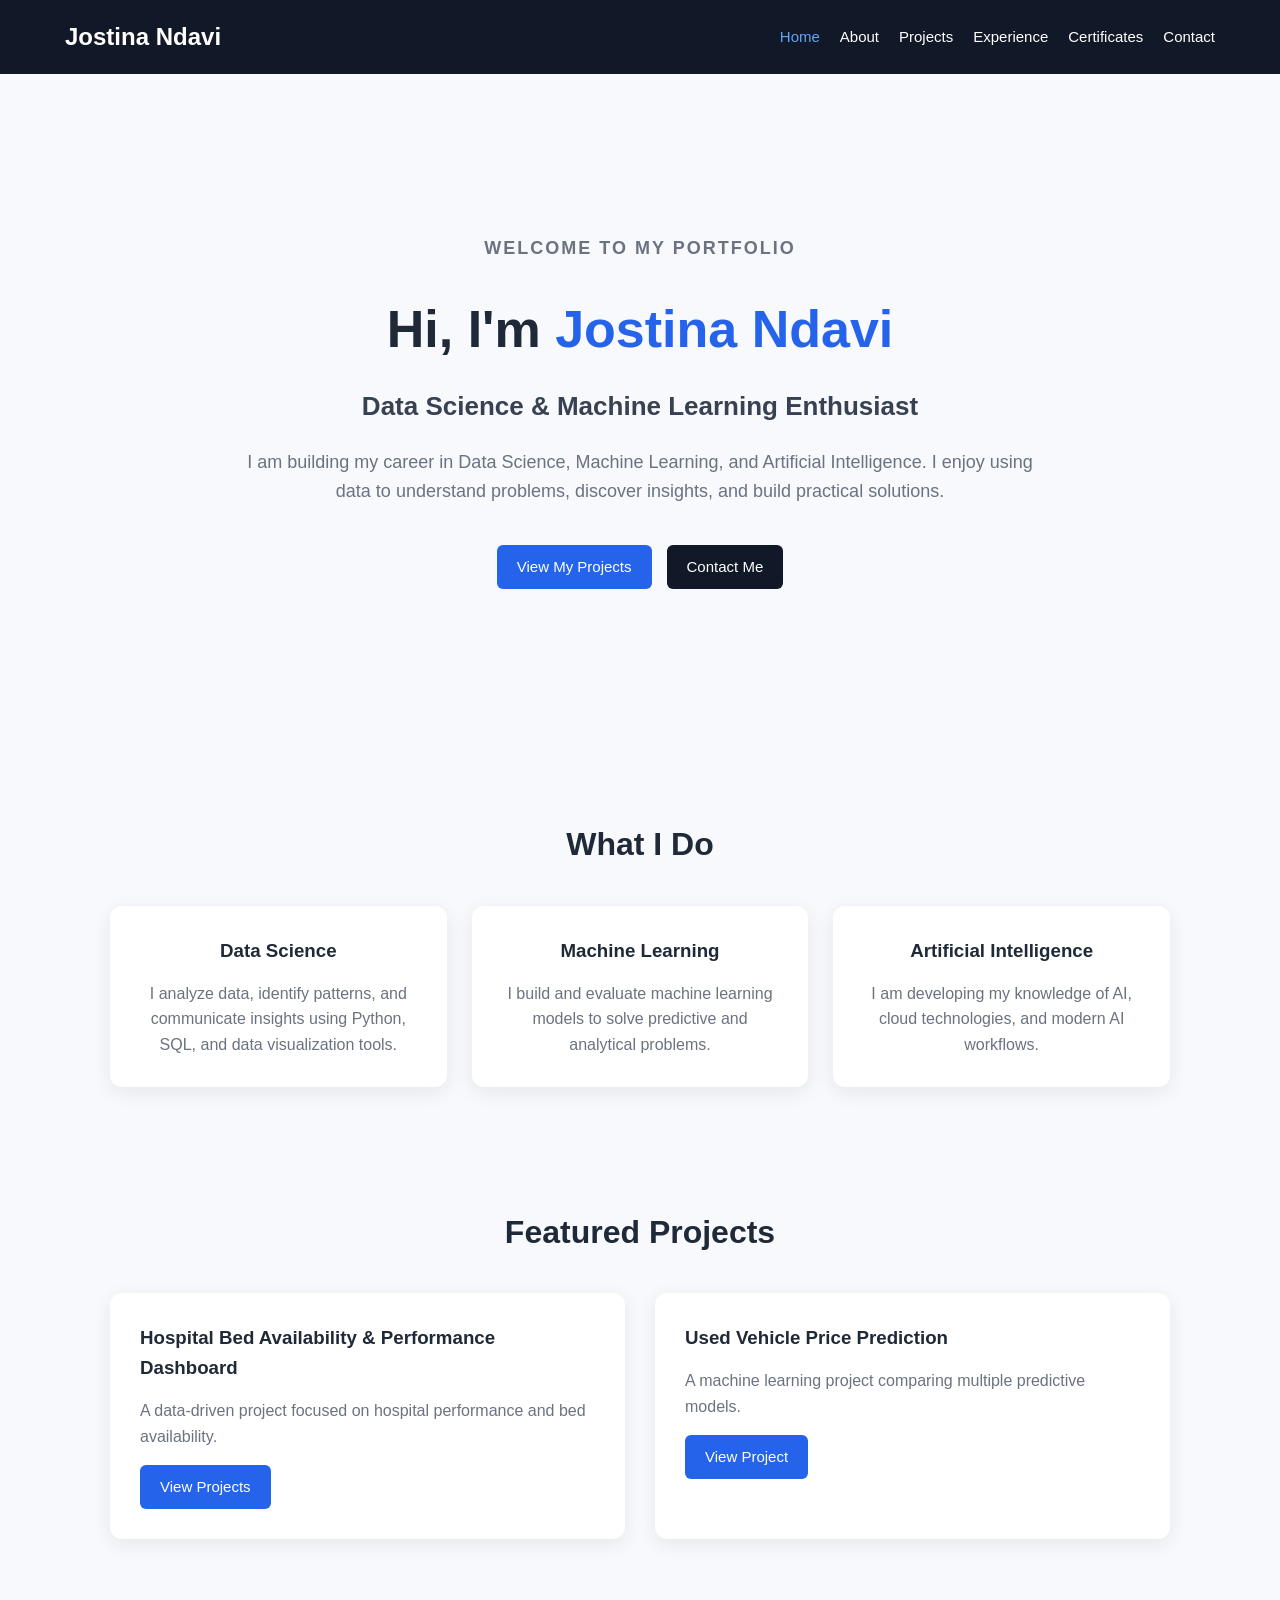
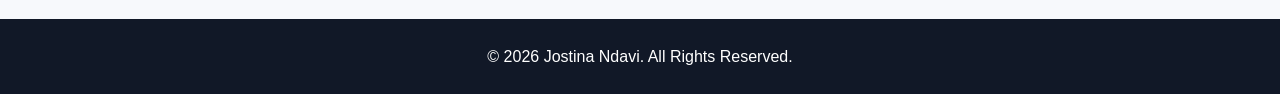
<file: index.html>
<!DOCTYPE html>
<html lang="en">

<head>
    <meta charset="UTF-8">
    <meta name="viewport" content="width=device-width, initial-scale=1.0">

    <title>Jostina Ndavi | Data Science & AI</title>

    <!-- Connect CSS -->
    <link rel="stylesheet" href="style.css">
</head>

<body>

    <!-- Navigation -->
    <header>
        <nav class="navbar">

            <h2 class="logo">Jostina Ndavi</h2>

            <ul class="nav-links">
                <li><a href="index.html" class="active">Home</a></li>
                <li><a href="about.html">About</a></li>
                <li><a href="projects.html">Projects</a></li>
                <li><a href="experience.html">Experience</a></li>
                <li><a href="certificates.html">Certificates</a></li>
                <li><a href="contact.html">Contact</a></li>
            </ul>

        </nav>
    </header>


    <!-- Hero Section -->
    <main>

        <section class="hero">

            <div class="hero-content">

                <p class="welcome">WELCOME TO MY PORTFOLIO</p>

                <h1>
                    Hi, I'm <span>Jostina Ndavi</span>
                </h1>

                <h2>
                    Data Science & Machine Learning Enthusiast
                </h2>

                <p>
                    I am building my career in Data Science,
                    Machine Learning, and Artificial Intelligence.
                    I enjoy using data to understand problems,
                    discover insights, and build practical solutions.
                </p>

                <div class="hero-buttons">

                    <a href="projects.html" class="btn">
                        View My Projects
                    </a>

                    <a href="contact.html" class="btn secondary-btn">
                        Contact Me
                    </a>

                </div>

            </div>

        </section>


        <!-- Quick Introduction -->
        <section class="intro">

            <h2>What I Do</h2>

            <div class="intro-cards">

                <div class="intro-card">
                    <h3>Data Science</h3>

                    <p>
                        I analyze data, identify patterns, and
                        communicate insights using Python, SQL,
                        and data visualization tools.
                    </p>
                </div>


                <div class="intro-card">
                    <h3>Machine Learning</h3>

                    <p>
                        I build and evaluate machine learning models
                        to solve predictive and analytical problems.
                    </p>
                </div>


                <div class="intro-card">
                    <h3>Artificial Intelligence</h3>

                    <p>
                        I am developing my knowledge of AI,
                        cloud technologies, and modern AI workflows.
                    </p>
                </div>

            </div>

        </section>


        <!-- Featured Projects -->
        <section class="featured-projects">

            <h2>Featured Projects</h2>

            <div class="project-preview">

                <div class="project-preview-card">

                    <h3>
                        Hospital Bed Availability
                        & Performance Dashboard
                    </h3>

                    <p>
                        A data-driven project focused on hospital
                        performance and bed availability.
                    </p>

                    <a href="projects.html" class="btn">
                        View Projects
                    </a>

                </div>


                <div class="project-preview-card">

                    <h3>Used Vehicle Price Prediction</h3>

                    <p>
                        A machine learning project comparing
                        multiple predictive models.
                    </p>

                    <a href="projects.html" class="btn">
                        View Project
                    </a>

                </div>

            </div>

        </section>

    </main>


    <!-- Footer -->
    <footer>

        <p>
            &copy; 2026 Jostina Ndavi.
            All Rights Reserved.
        </p>

    </footer>

</body>

</html>
</file>
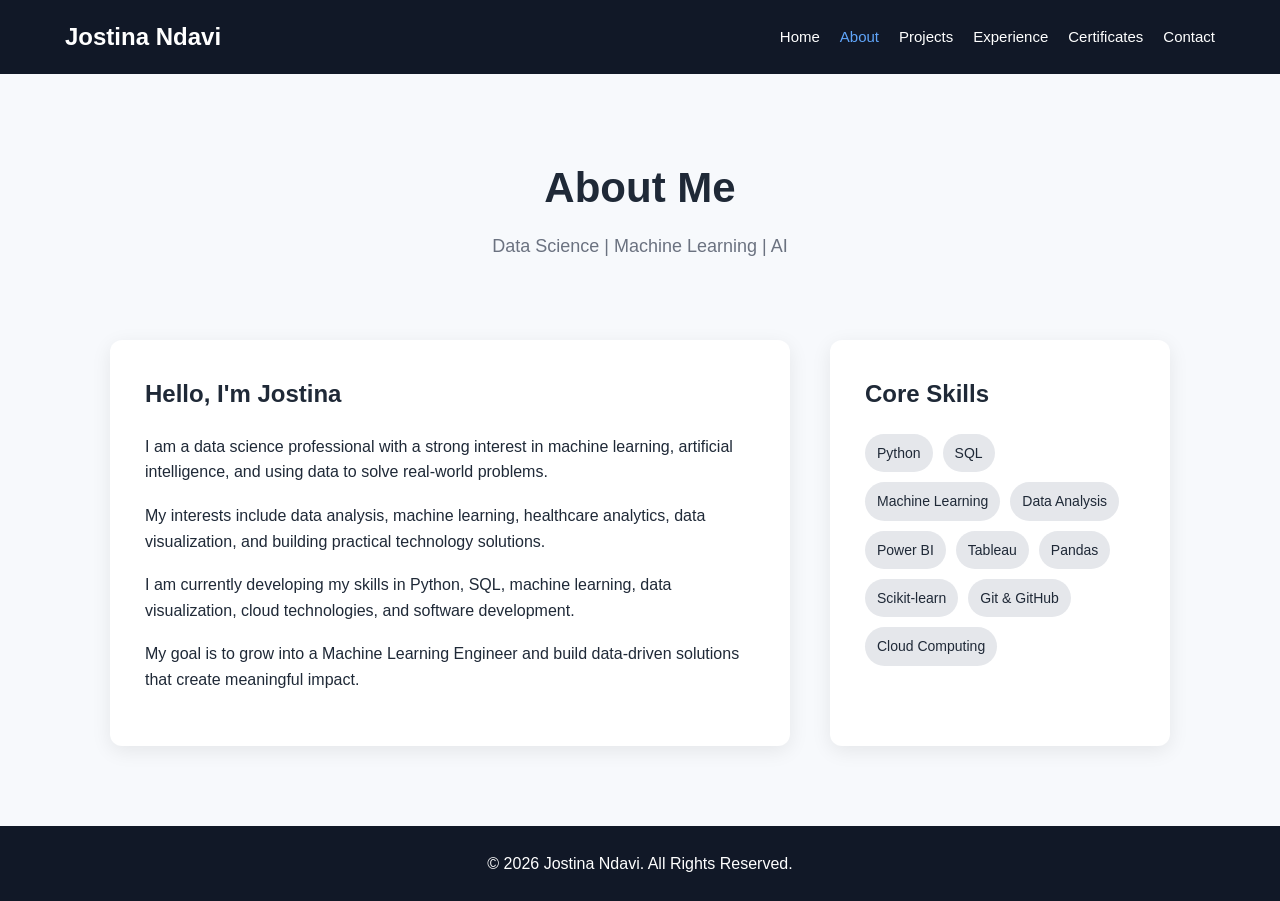
<file: about.html>
<!DOCTYPE html>
<html lang="en">
<head>
    <meta charset="UTF-8">
    <meta name="viewport" content="width=device-width, initial-scale=1.0">
    <title>About Me | Jostina Ndavi</title>
    <link rel="stylesheet" href="style.css">
</head>

<body>

<header>
    <nav class="navbar">
        <h2 class="logo">Jostina Ndavi</h2>

        <ul class="nav-links">
            <li><a href="index.html">Home</a></li>
            <li><a href="about.html" class="active">About</a></li>
            <li><a href="projects.html">Projects</a></li>
            <li><a href="experience.html">Experience</a></li>
            <li><a href="certificates.html">Certificates</a></li>
            <li><a href="contact.html">Contact</a></li>
        </ul>
    </nav>
</header>

<main>

    <section class="page-header">
        <h1>About Me</h1>
        <p>Data Science | Machine Learning | AI</p>
    </section>

    <section class="about-section">

        <div class="about-text">
            <h2>Hello, I'm Jostina</h2>

            <p>
                I am a data science professional with a strong interest in
                machine learning, artificial intelligence, and using data to
                solve real-world problems.
            </p>

            <p>
                My interests include data analysis, machine learning,
                healthcare analytics, data visualization, and building
                practical technology solutions.
            </p>

            <p>
                I am currently developing my skills in Python, SQL, machine
                learning, data visualization, cloud technologies, and
                software development.
            </p>

            <p>
                My goal is to grow into a Machine Learning Engineer and build
                data-driven solutions that create meaningful impact.
            </p>
        </div>

        <div class="skills-card">
            <h2>Core Skills</h2>

            <div class="skill-list">
                <span>Python</span>
                <span>SQL</span>
                <span>Machine Learning</span>
                <span>Data Analysis</span>
                <span>Power BI</span>
                <span>Tableau</span>
                <span>Pandas</span>
                <span>Scikit-learn</span>
                <span>Git & GitHub</span>
                <span>Cloud Computing</span>
            </div>
        </div>

    </section>

</main>

<footer>
    <p>&copy; 2026 Jostina Ndavi. All Rights Reserved.</p>
</footer>

</body>
</html>
</file>
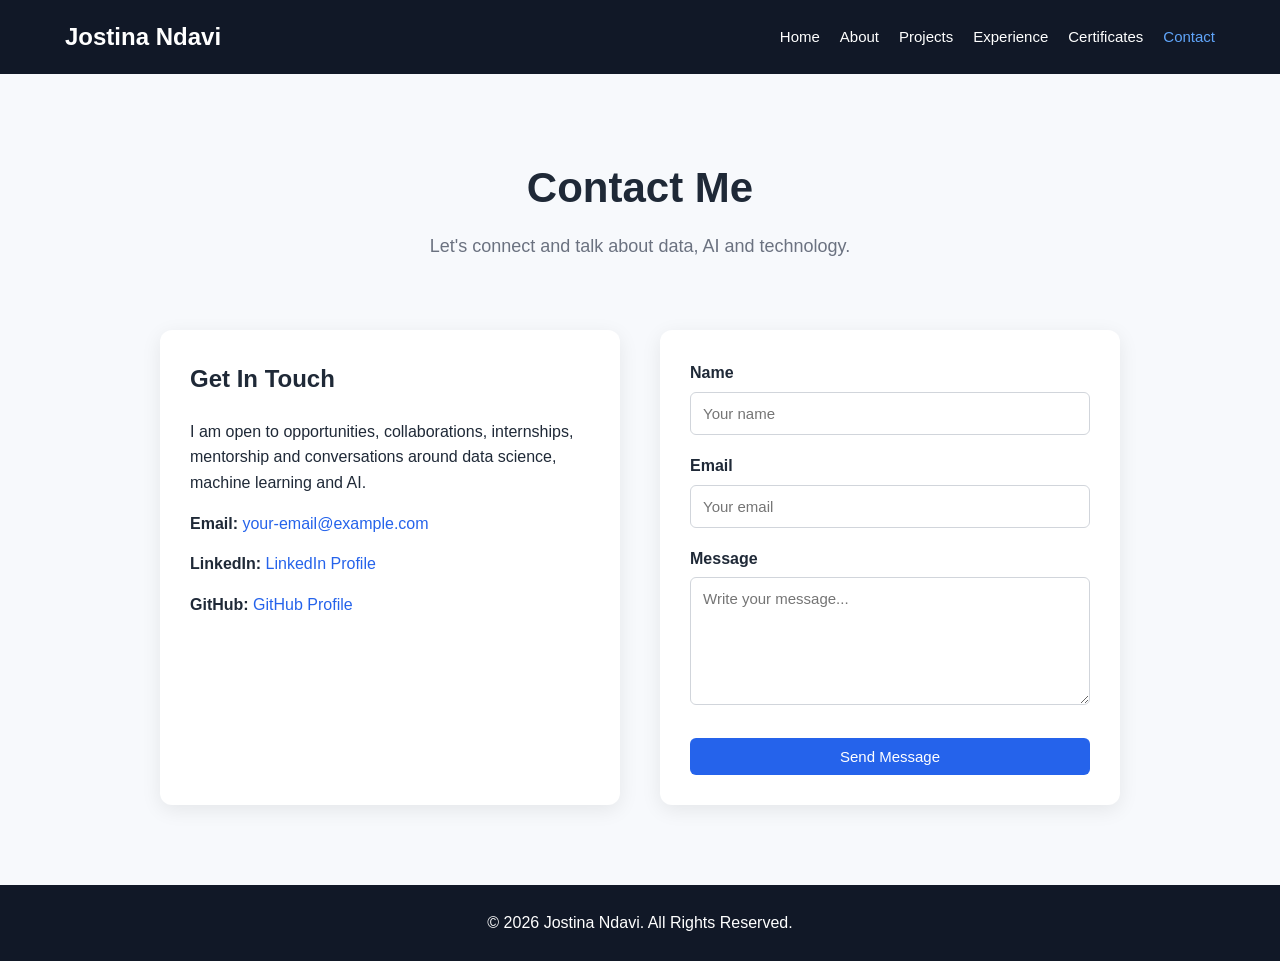
<file: contact.html>
<!DOCTYPE html>
<html lang="en">
<head>
    <meta charset="UTF-8">
    <meta name="viewport" content="width=device-width, initial-scale=1.0">
    <title>Contact | Jostina Ndavi</title>
    <link rel="stylesheet" href="style.css">
</head>

<body>

<header>
    <nav class="navbar">
        <h2 class="logo">Jostina Ndavi</h2>

        <ul class="nav-links">
            <li><a href="index.html">Home</a></li>
            <li><a href="about.html">About</a></li>
            <li><a href="projects.html">Projects</a></li>
            <li><a href="experience.html">Experience</a></li>
            <li><a href="certificates.html">Certificates</a></li>
            <li><a href="contact.html" class="active">Contact</a></li>
        </ul>
    </nav>
</header>

<main>

    <section class="page-header">
        <h1>Contact Me</h1>
        <p>Let's connect and talk about data, AI and technology.</p>
    </section>

    <section class="contact-section">

        <div class="contact-info">

            <h2>Get In Touch</h2>

            <p>
                I am open to opportunities, collaborations, internships,
                mentorship and conversations around data science,
                machine learning and AI.
            </p>

            <p>
                <strong>Email:</strong>
                <a href="mailto:your-email@example.com">
                    your-email@example.com
                </a>
            </p>

            <p>
                <strong>LinkedIn:</strong>
                <a href="#" target="_blank">
                    LinkedIn Profile
                </a>
            </p>

            <p>
                <strong>GitHub:</strong>
                <a href="#" target="_blank">
                    GitHub Profile
                </a>
            </p>

        </div>


        <form class="contact-form">

            <label for="name">Name</label>

            <input
                type="text"
                id="name"
                name="name"
                placeholder="Your name"
                required
            >


            <label for="email">Email</label>

            <input
                type="email"
                id="email"
                name="email"
                placeholder="Your email"
                required
            >


            <label for="message">Message</label>

            <textarea
                id="message"
                name="message"
                rows="6"
                placeholder="Write your message..."
                required
            ></textarea>


            <button type="submit" class="btn">
                Send Message
            </button>

        </form>

    </section>

</main>

<footer>
    <p>&copy; 2026 Jostina Ndavi. All Rights Reserved.</p>
</footer>

</body>
</html>
</file>
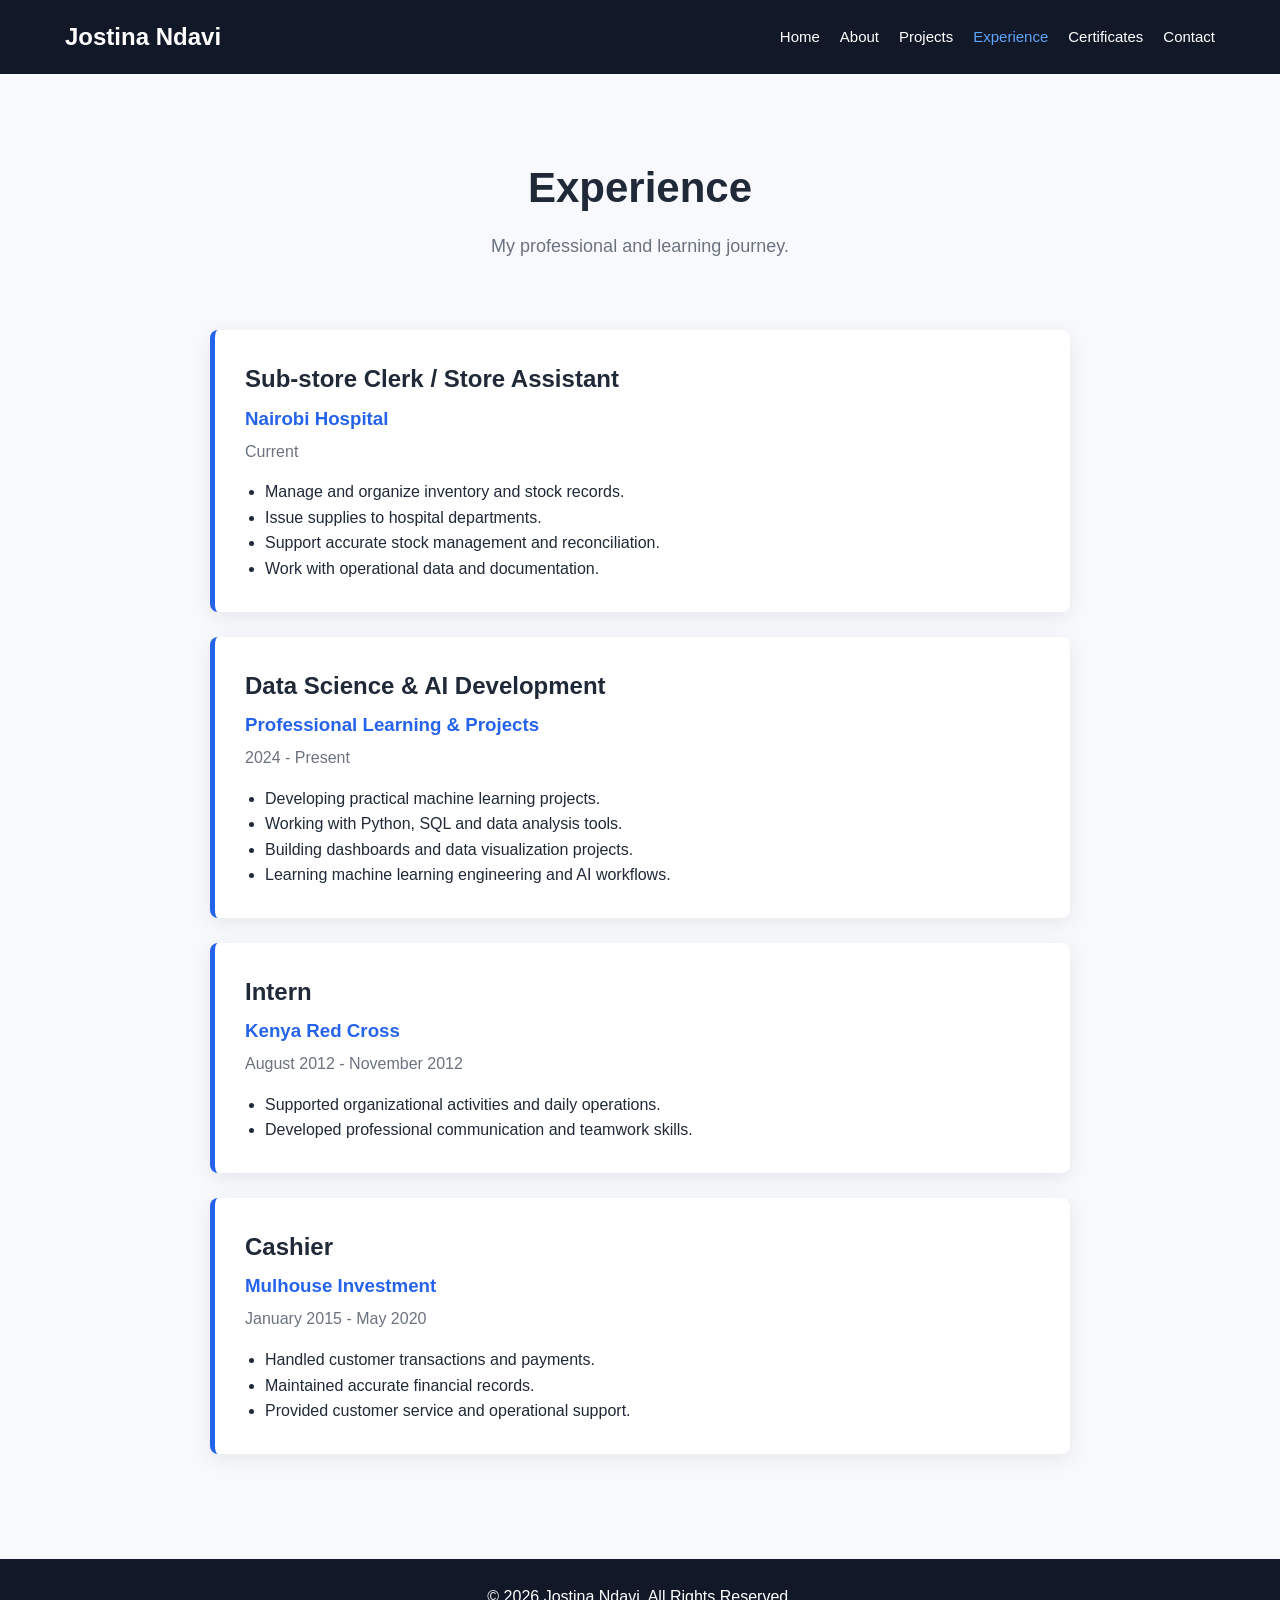
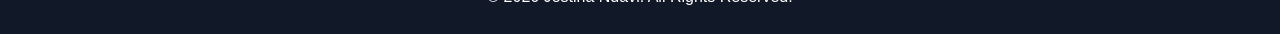
<file: experience.html>
<!DOCTYPE html>
<html lang="en">
<head>
    <meta charset="UTF-8">
    <meta name="viewport" content="width=device-width, initial-scale=1.0">
    <title>Experience | Jostina Ndavi</title>
    <link rel="stylesheet" href="style.css">
</head>

<body>

<header>
    <nav class="navbar">
        <h2 class="logo">Jostina Ndavi</h2>

        <ul class="nav-links">
            <li><a href="index.html">Home</a></li>
            <li><a href="about.html">About</a></li>
            <li><a href="projects.html">Projects</a></li>
            <li><a href="experience.html" class="active">Experience</a></li>
            <li><a href="certificates.html">Certificates</a></li>
            <li><a href="contact.html">Contact</a></li>
        </ul>
    </nav>
</header>

<main>

    <section class="page-header">
        <h1>Experience</h1>
        <p>My professional and learning journey.</p>
    </section>

    <section class="timeline">

        <div class="experience-card">

            <h2>Sub-store Clerk / Store Assistant</h2>

            <h3>Nairobi Hospital</h3>

            <p class="date">Current</p>

            <ul>
                <li>Manage and organize inventory and stock records.</li>
                <li>Issue supplies to hospital departments.</li>
                <li>Support accurate stock management and reconciliation.</li>
                <li>Work with operational data and documentation.</li>
            </ul>

        </div>


        <div class="experience-card">

            <h2>Data Science & AI Development</h2>

            <h3>Professional Learning & Projects</h3>

            <p class="date">2024 - Present</p>

            <ul>
                <li>Developing practical machine learning projects.</li>
                <li>Working with Python, SQL and data analysis tools.</li>
                <li>Building dashboards and data visualization projects.</li>
                <li>Learning machine learning engineering and AI workflows.</li>
            </ul>

        </div>


        <div class="experience-card">

            <h2>Intern</h2>

            <h3>Kenya Red Cross</h3>

            <p class="date">August 2012 - November 2012</p>

            <ul>
                <li>Supported organizational activities and daily operations.</li>
                <li>Developed professional communication and teamwork skills.</li>
            </ul>

        </div>


        <div class="experience-card">

            <h2>Cashier</h2>

            <h3>Mulhouse Investment</h3>

            <p class="date">January 2015 - May 2020</p>

            <ul>
                <li>Handled customer transactions and payments.</li>
                <li>Maintained accurate financial records.</li>
                <li>Provided customer service and operational support.</li>
            </ul>

        </div>

    </section>

</main>

<footer>
    <p>&copy; 2026 Jostina Ndavi. All Rights Reserved.</p>
</footer>

</body>
</html>
</file>
<file: style.css>
/* ================================
   GENERAL STYLES
================================ */

* {
    margin: 0;
    padding: 0;
    box-sizing: border-box;
}

html {
    scroll-behavior: smooth;
}

body {
    font-family: Arial, Helvetica, sans-serif;
    line-height: 1.6;
    background: #f7f9fc;
    color: #1f2937;
}


/* ================================
   NAVIGATION
================================ */

header {
    background: #111827;
    position: sticky;
    top: 0;
    z-index: 1000;
}

.navbar {
    max-width: 1200px;
    margin: auto;
    padding: 18px 25px;

    display: flex;
    justify-content: space-between;
    align-items: center;
}

.logo {
    color: white;
    font-size: 24px;
}

.nav-links {
    display: flex;
    list-style: none;
    gap: 20px;
}

.nav-links a {
    color: white;
    text-decoration: none;
    font-size: 15px;
    transition: 0.3s;
}

.nav-links a:hover,
.nav-links a.active {
    color: #60a5fa;
}


/* ================================
   PAGE HEADER
================================ */

.page-header {
    text-align: center;
    padding: 80px 20px 50px;
}

.page-header h1 {
    font-size: 42px;
    margin-bottom: 10px;
}

.page-header p {
    color: #6b7280;
    font-size: 18px;
}


/* ================================
   ABOUT
================================ */

.about-section {
    max-width: 1100px;
    margin: auto;
    padding: 30px 20px 80px;

    display: grid;
    grid-template-columns: 2fr 1fr;
    gap: 40px;
}

.about-text,
.skills-card {
    background: white;
    padding: 35px;
    border-radius: 12px;
    box-shadow: 0 5px 20px rgba(0, 0, 0, 0.08);
}

.about-text h2,
.skills-card h2 {
    margin-bottom: 20px;
}

.about-text p {
    margin-bottom: 18px;
}

.skill-list {
    display: flex;
    flex-wrap: wrap;
    gap: 10px;
}

.skill-list span {
    background: #e5e7eb;
    padding: 8px 12px;
    border-radius: 20px;
    font-size: 14px;
}


/* ================================
   PROJECTS
================================ */

.projects-container {
    max-width: 1100px;
    margin: auto;
    padding: 20px 20px 80px;

    display: grid;
    grid-template-columns: repeat(2, 1fr);
    gap: 30px;
}

.project-card {
    background: white;
    border-radius: 12px;
    overflow: hidden;
    box-shadow: 0 5px 20px rgba(0, 0, 0, 0.08);
    transition: transform 0.3s;
}

.project-card:hover {
    transform: translateY(-5px);
}

.project-card img {
    width: 100%;
    height: 230px;
    object-fit: cover;
}

.project-content {
    padding: 25px;
}

.project-content h2 {
    margin-bottom: 15px;
}

.project-content h3 {
    margin-top: 15px;
    margin-bottom: 5px;
}


/* ================================
   BUTTON
================================ */

.btn {
    display: inline-block;
    margin-top: 15px;
    padding: 10px 20px;

    background: #2563eb;
    color: white;

    border: none;
    border-radius: 6px;

    text-decoration: none;
    cursor: pointer;
    font-size: 15px;
}

.btn:hover {
    background: #1d4ed8;
}


/* ================================
   EXPERIENCE
================================ */

.timeline {
    max-width: 900px;
    margin: auto;
    padding: 20px 20px 80px;
}

.experience-card {
    background: white;
    margin-bottom: 25px;
    padding: 30px;

    border-left: 5px solid #2563eb;
    border-radius: 8px;

    box-shadow: 0 5px 20px rgba(0, 0, 0, 0.08);
}

.experience-card h2 {
    margin-bottom: 5px;
}

.experience-card h3 {
    color: #2563eb;
    margin-bottom: 5px;
}

.date {
    color: #6b7280;
    margin-bottom: 15px;
}

.experience-card ul {
    padding-left: 20px;
}


/* ================================
   CERTIFICATES
================================ */

.certificates-container {
    max-width: 1100px;
    margin: auto;
    padding: 20px 20px 80px;

    display: grid;
    grid-template-columns: repeat(2, 1fr);
    gap: 30px;
}

.certificate-card {
    background: white;
    border-radius: 12px;
    overflow: hidden;

    box-shadow: 0 5px 20px rgba(0, 0, 0, 0.08);
}

.certificate-card img {
    width: 100%;
    height: 300px;
    object-fit: contain;
    background: #f3f4f6;
}

.certificate-content {
    padding: 25px;
}

.certificate-content h2 {
    margin-bottom: 10px;
}


/* ================================
   CONTACT
================================ */

.contact-section {
    max-width: 1000px;
    margin: auto;
    padding: 20px 20px 80px;

    display: grid;
    grid-template-columns: 1fr 1fr;
    gap: 40px;
}

.contact-info,
.contact-form {
    background: white;
    padding: 30px;

    border-radius: 12px;

    box-shadow: 0 5px 20px rgba(0, 0, 0, 0.08);
}

.contact-info h2 {
    margin-bottom: 20px;
}

.contact-info p {
    margin-bottom: 15px;
}

.contact-info a {
    color: #2563eb;
    text-decoration: none;
}


/* ================================
   FORM
================================ */

.contact-form {
    display: flex;
    flex-direction: column;
}

.contact-form label {
    margin-bottom: 6px;
    font-weight: bold;
}

.contact-form input,
.contact-form textarea {
    width: 100%;
    padding: 12px;

    margin-bottom: 18px;

    border: 1px solid #d1d5db;
    border-radius: 6px;

    font-family: inherit;
    font-size: 15px;
}

.contact-form textarea {
    resize: vertical;
}

.contact-form input:focus,
.contact-form textarea:focus {
    outline: none;
    border-color: #2563eb;
}


/* ================================
   FOOTER
================================ */

footer {
    background: #111827;
    color: white;

    text-align: center;

    padding: 25px;
}


/* ================================
   MOBILE RESPONSIVENESS
================================ */

@media (max-width: 768px) {

    .navbar {
        flex-direction: column;
        gap: 15px;
    }

    .nav-links {
        flex-wrap: wrap;
        justify-content: center;
        gap: 12px;
    }

    .page-header h1 {
        font-size: 32px;
    }

    .about-section,
    .projects-container,
    .certificates-container,
    .contact-section {
        grid-template-columns: 1fr;
    }

    .project-card img {
        height: 200px;
    }

    .certificate-card img {
        height: auto;
    }
}

/* ================================
   HOME PAGE
================================ */

.hero {
    min-height: 75vh;

    display: flex;
    align-items: center;
    justify-content: center;

    text-align: center;

    padding: 80px 20px;
}

.hero-content {
    max-width: 800px;
}

.welcome {
    color: #2563eb;
    font-weight: bold;
    letter-spacing: 2px;
    margin-bottom: 15px;
}

.hero h1 {
    font-size: 52px;
    margin-bottom: 15px;
}

.hero h1 span {
    color: #2563eb;
}

.hero h2 {
    font-size: 26px;
    margin-bottom: 20px;
    color: #374151;
}

.hero p {
    font-size: 18px;
    color: #6b7280;
    margin-bottom: 25px;
}

.hero-buttons {
    display: flex;
    justify-content: center;
    gap: 15px;
    flex-wrap: wrap;
}

.secondary-btn {
    background: #111827;
}

.secondary-btn:hover {
    background: #374151;
}


/* ================================
   INTRODUCTION
================================ */

.intro {
    max-width: 1100px;
    margin: auto;
    padding: 70px 20px;
    text-align: center;
}

.intro h2,
.featured-projects h2 {
    font-size: 32px;
    margin-bottom: 35px;
}

.intro-cards {
    display: grid;
    grid-template-columns: repeat(3, 1fr);
    gap: 25px;
}

.intro-card {
    background: white;
    padding: 30px;
    border-radius: 12px;

    box-shadow: 0 5px 20px rgba(0, 0, 0, 0.08);
}

.intro-card h3 {
    margin-bottom: 15px;
}

.intro-card p {
    color: #6b7280;
}


/* ================================
   FEATURED PROJECTS
================================ */

.featured-projects {
    max-width: 1100px;
    margin: auto;

    padding: 50px 20px 80px;

    text-align: center;
}

.project-preview {
    display: grid;
    grid-template-columns: repeat(2, 1fr);
    gap: 30px;
}

.project-preview-card {
    background: white;

    padding: 30px;

    border-radius: 12px;

    box-shadow: 0 5px 20px rgba(0, 0, 0, 0.08);

    text-align: left;
}

.project-preview-card h3 {
    margin-bottom: 15px;
}

.project-preview-card p {
    color: #6b7280;
}


/* ================================
   MOBILE HOME PAGE
================================ */

@media (max-width: 768px) {

    .hero h1 {
        font-size: 38px;
    }

    .hero h2 {
        font-size: 22px;
    }

    .intro-cards,
    .project-preview {
        grid-template-columns: 1fr;
    }
}
</file>
